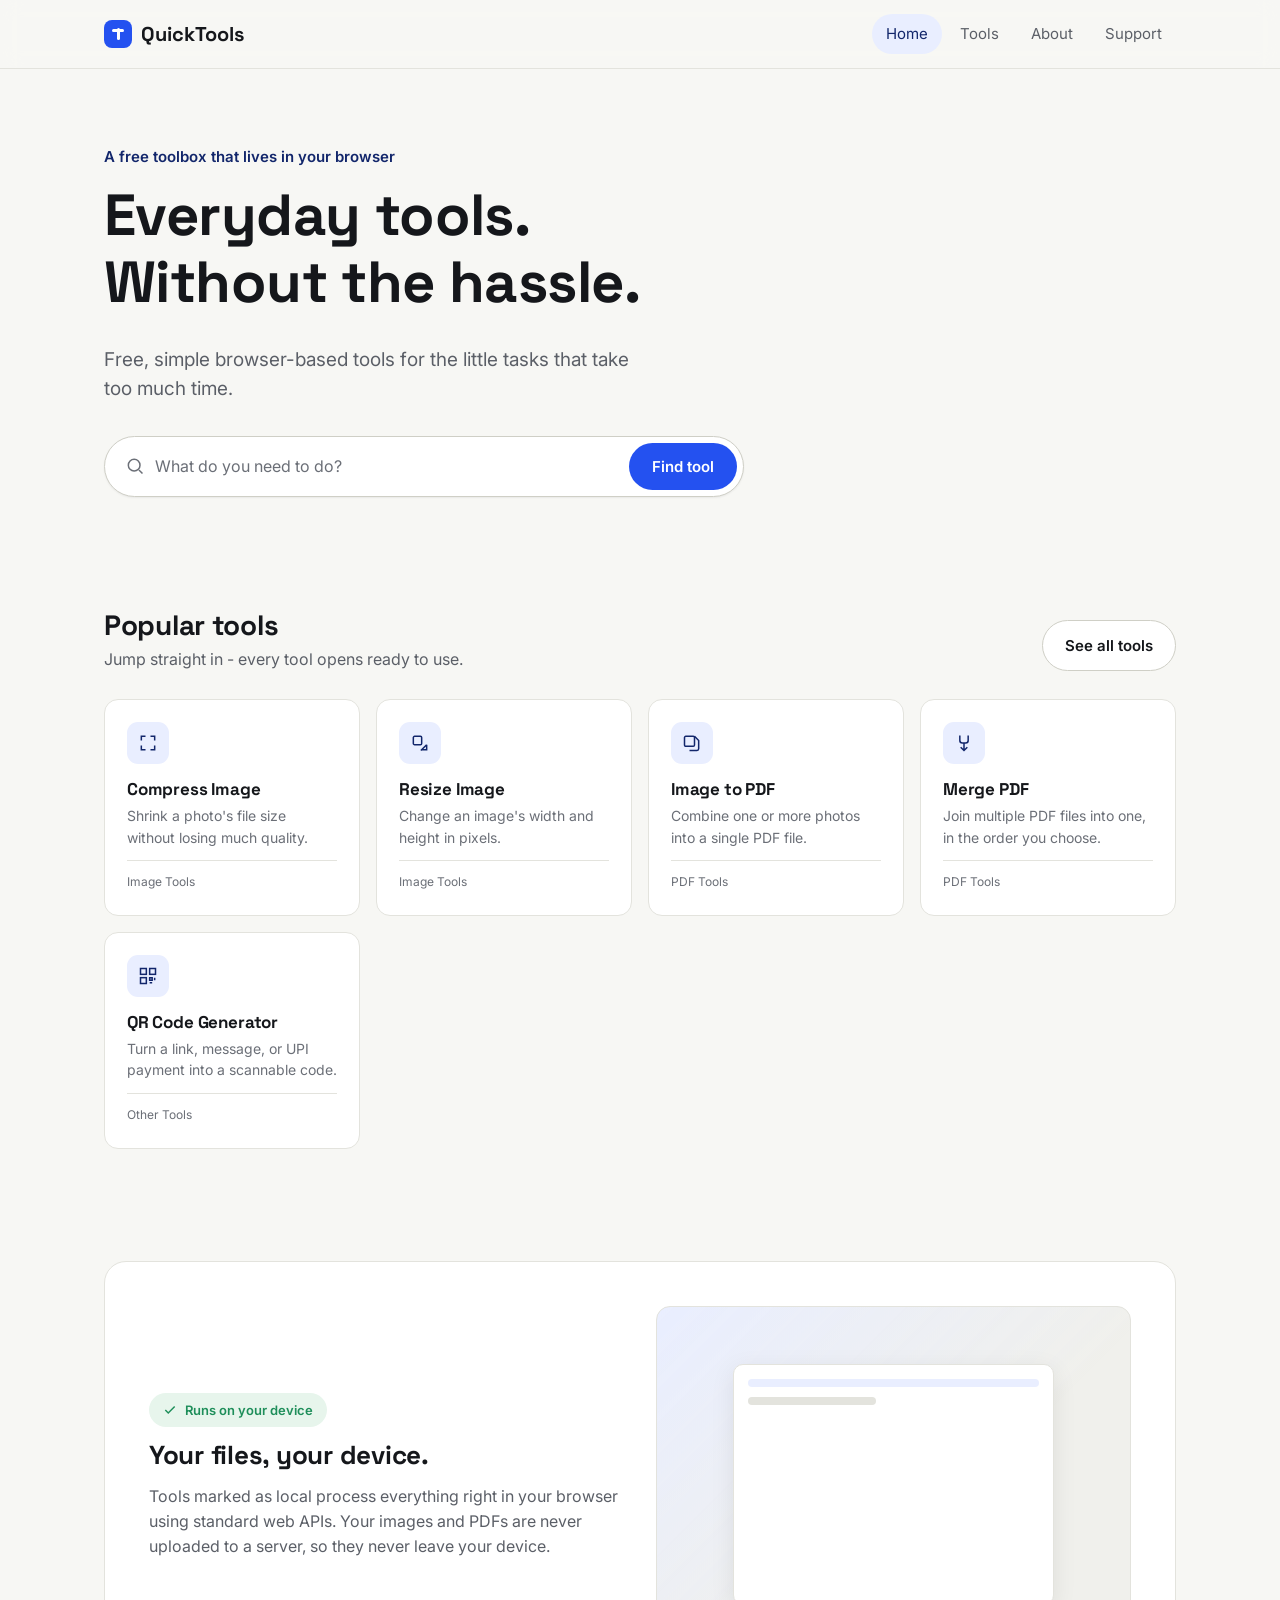
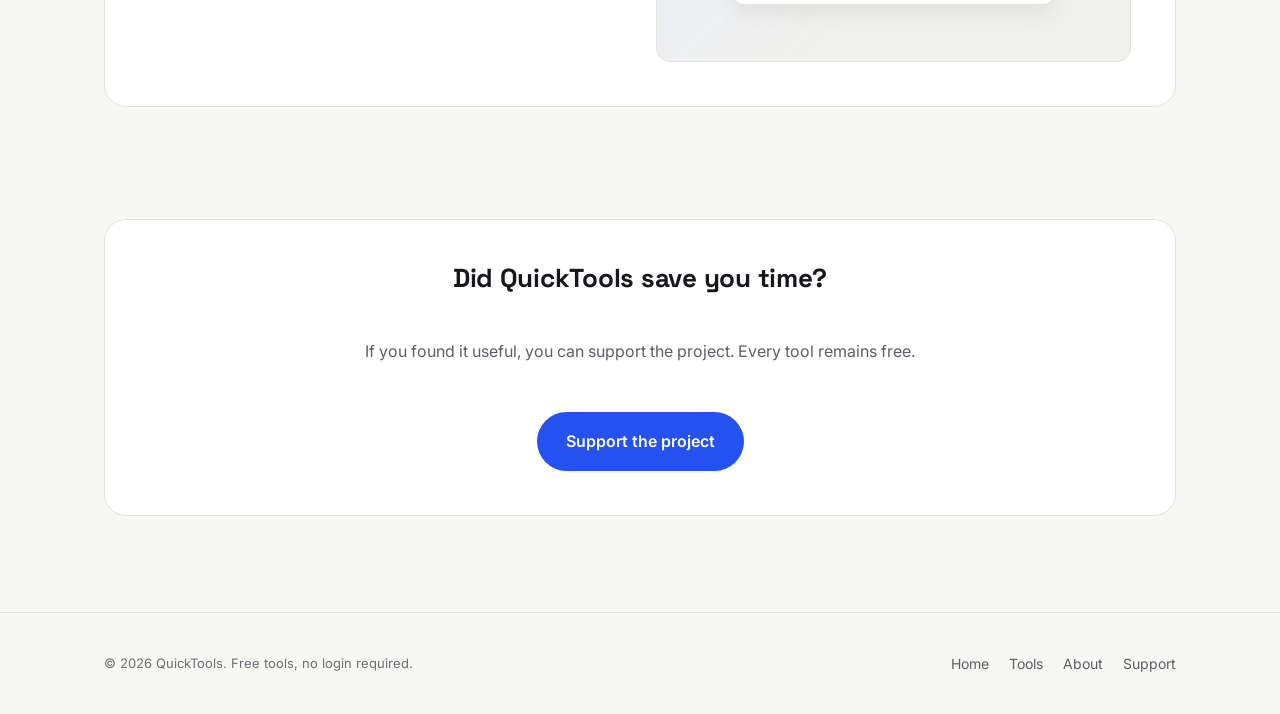
<file: index.html>
<!DOCTYPE html>
<html lang="en">
<head>
<meta charset="UTF-8">
<meta name="viewport" content="width=device-width, initial-scale=1.0">
<meta name="color-scheme" content="light dark">
<title>QuickTools - Everyday tools. Without the hassle.</title>
<meta name="description" content="Free, simple browser-based tools for the little tasks that take too much time. No login, no upload - everything runs on your device.">
<link rel="preconnect" href="https://fonts.googleapis.com">
<link href="https://fonts.googleapis.com/css2?family=Space+Grotesk:wght@500;700&family=Inter:wght@400;500;600;700&display=swap" rel="stylesheet">
<link rel="stylesheet" href="css/style.css">
</head>
<body>

<header class="site-header">
  <div class="wrap">
    <a href="index.html" class="logo">
      <span class="logo-mark" aria-hidden="true"></span>
      QuickTools
    </a>
    <nav class="main-nav" id="mainNav" aria-label="Primary">
      <a href="index.html" aria-current="page">Home</a>
      <a href="tools.html">Tools</a>
      <a href="about.html">About</a>
      <a href="support.html">Support</a>
    </nav>
    <button class="nav-toggle" aria-label="Toggle menu" aria-expanded="false" aria-controls="mainNav">
      <span></span>
    </button>
  </div>
</header>

<main>
  <section class="hero">
    <div class="wrap">
      <div class="hero-eyebrow">A free toolbox that lives in your browser</div>
      <h1>Everyday tools.<br>Without the hassle.</h1>
      <p class="lede">Free, simple browser-based tools for the little tasks that take too much time.</p>

      <form class="search-shell" role="search">
        <div class="search-box">
          <svg width="20" height="20" viewBox="0 0 24 24" fill="none" stroke="currentColor" stroke-width="1.8"><circle cx="11" cy="11" r="7"/><path d="M21 21l-4.3-4.3"/></svg>
          <input type="text" id="heroSearch" placeholder="What do you need to do?" autocomplete="off" aria-label="Search for a tool">
          <button type="submit" class="btn btn-primary">Find tool</button>
        </div>
        <div class="search-results" id="heroSearchResults" role="listbox"></div>
      </form>
    </div>
  </section>

  <section id="popular">
    <div class="wrap">
      <div class="section-head">
        <div>
          <h2>Popular tools</h2>
          <p>Jump straight in - every tool opens ready to use.</p>
        </div>
        <a href="tools.html" class="btn btn-secondary">See all tools</a>
      </div>

      <div class="tool-grid">
        <a class="tool-card" href="tools/compress-image.html">
          <div class="tool-icon"><svg width="20" height="20" viewBox="0 0 24 24" fill="none" stroke="currentColor" stroke-width="1.8"><path d="M4 9V4h5M20 9V4h-5M4 15v5h5M20 15v5h-5"/></svg></div>
          <h3>Compress Image</h3>
          <p>Shrink a photo's file size without losing much quality.</p>
          <span class="tool-cat">Image Tools</span>
        </a>
        <a class="tool-card" href="tools/resize-image.html">
          <div class="tool-icon"><svg width="20" height="20" viewBox="0 0 24 24" fill="none" stroke="currentColor" stroke-width="1.8"><rect x="4" y="4" width="10" height="10" rx="1.5"/><path d="M14 20h6v-6M20 14L13 21"/></svg></div>
          <h3>Resize Image</h3>
          <p>Change an image's width and height in pixels.</p>
          <span class="tool-cat">Image Tools</span>
        </a>
        <a class="tool-card" href="tools/image-to-pdf.html">
          <div class="tool-icon"><svg width="20" height="20" viewBox="0 0 24 24" fill="none" stroke="currentColor" stroke-width="1.8"><rect x="3" y="4" width="12" height="12" rx="1.5"/><path d="M9 21h9a2 2 0 0 0 2-2V9l-5-5"/></svg></div>
          <h3>Image to PDF</h3>
          <p>Combine one or more photos into a single PDF file.</p>
          <span class="tool-cat">PDF Tools</span>
        </a>
        <a class="tool-card" href="tools/merge-pdf.html">
          <div class="tool-icon"><svg width="20" height="20" viewBox="0 0 24 24" fill="none" stroke="currentColor" stroke-width="1.8"><path d="M7 3v6a3 3 0 0 0 3 3h4a3 3 0 0 0 3-3V3M12 12v9M8 17l4 4 4-4"/></svg></div>
          <h3>Merge PDF</h3>
          <p>Join multiple PDF files into one, in the order you choose.</p>
          <span class="tool-cat">PDF Tools</span>
        </a>
        <a class="tool-card" href="tools/qr-generator.html">
          <div class="tool-icon"><svg width="20" height="20" viewBox="0 0 24 24" fill="none" stroke="currentColor" stroke-width="1.8"><rect x="3" y="3" width="7" height="7"/><rect x="14" y="3" width="7" height="7"/><rect x="3" y="14" width="7" height="7"/><path d="M14 14h3v3h-3zM20 14v3M14 20h3M20 20h.01"/></svg></div>
          <h3>QR Code Generator</h3>
          <p>Turn a link, message, or UPI payment into a scannable code.</p>
          <span class="tool-cat">Other Tools</span>
        </a>
      </div>
    </div>
  </section>

  <section>
    <div class="wrap">
      <div class="strip">
        <div>
          <span class="strip-badge">
            <svg width="14" height="14" viewBox="0 0 24 24" fill="none" stroke="currentColor" stroke-width="2.5"><path d="M20 6L9 17l-5-5"/></svg>
            Runs on your device
          </span>
          <h2>Your files, your device.</h2>
          <p>Tools marked as local process everything right in your browser using standard web APIs. Your images and PDFs are never uploaded to a server, so they never leave your device.</p>
        </div>
        <div class="strip-visual" aria-hidden="true"><div class="device"></div></div>
      </div>
    </div>
  </section>

  <section>
    <div class="wrap">
      <div class="strip center">
        <h2>Did QuickTools save you time?</h2>
        <p>If you found it useful, you can support the project. Every tool remains free.</p>
        <a href="support.html" class="btn btn-primary btn-lg">Support the project</a>
      </div>
    </div>
  </section>
</main>

<footer class="site-footer">
  <div class="wrap">
    <div class="copy">© 2026 QuickTools. Free tools, no login required.</div>
    <nav aria-label="Footer">
      <a href="index.html">Home</a>
      <a href="tools.html">Tools</a>
      <a href="about.html">About</a>
      <a href="support.html">Support</a>
    </nav>
  </div>
</footer>

<script src="js/tools-data.js"></script>
<script src="js/main.js"></script>
</body>
</html>
</file>
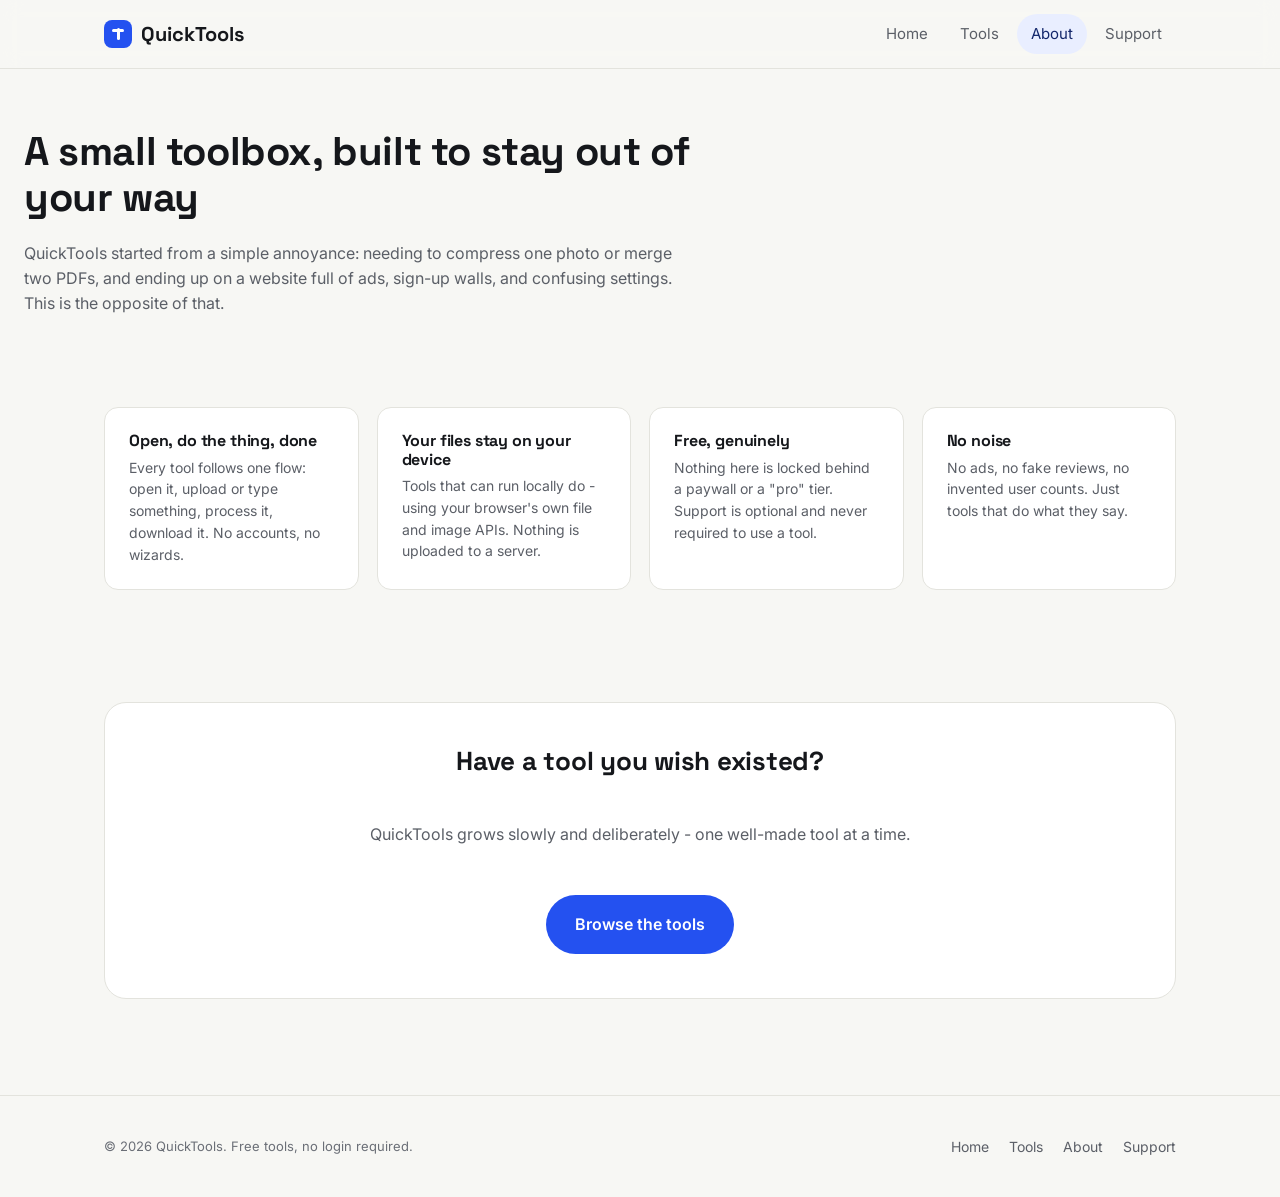
<file: about.html>
<!DOCTYPE html>
<html lang="en">
<head>
<meta charset="UTF-8">
<meta name="viewport" content="width=device-width, initial-scale=1.0">
<meta name="color-scheme" content="light dark">
<title>About - QuickTools</title>
<meta name="description" content="QuickTools is a free collection of simple, browser-based tools for everyday tasks. No login, no uploads, no ads.">
<link rel="preconnect" href="https://fonts.googleapis.com">
<link href="https://fonts.googleapis.com/css2?family=Space+Grotesk:wght@500;700&family=Inter:wght@400;500;600;700&display=swap" rel="stylesheet">
<link rel="stylesheet" href="css/style.css">
</head>
<body>

<header class="site-header">
  <div class="wrap">
    <a href="index.html" class="logo">
      <span class="logo-mark" aria-hidden="true"></span>
      QuickTools
    </a>
    <nav class="main-nav" id="mainNav" aria-label="Primary">
      <a href="index.html">Home</a>
      <a href="tools.html">Tools</a>
      <a href="about.html" aria-current="page">About</a>
      <a href="support.html">Support</a>
    </nav>
    <button class="nav-toggle" aria-label="Toggle menu" aria-expanded="false" aria-controls="mainNav">
      <span></span>
    </button>
  </div>
</header>

<main>
  <section class="about-hero">
    <div class="wrap">
      <h1 style="font-size: clamp(28px, 4vw, 40px);">A small toolbox, built to stay out of your way</h1>
      <p class="lede" style="font-size: 16px;">QuickTools started from a simple annoyance: needing to compress one photo or merge two PDFs, and ending up on a website full of ads, sign-up walls, and confusing settings. This is the opposite of that.</p>
    </div>
  </section>

  <section>
    <div class="wrap">
      <div class="value-grid">
        <div class="value-card">
          <h3>Open, do the thing, done</h3>
          <p>Every tool follows one flow: open it, upload or type something, process it, download it. No accounts, no wizards.</p>
        </div>
        <div class="value-card">
          <h3>Your files stay on your device</h3>
          <p>Tools that can run locally do - using your browser's own file and image APIs. Nothing is uploaded to a server.</p>
        </div>
        <div class="value-card">
          <h3>Free, genuinely</h3>
          <p>Nothing here is locked behind a paywall or a "pro" tier. Support is optional and never required to use a tool.</p>
        </div>
        <div class="value-card">
          <h3>No noise</h3>
          <p>No ads, no fake reviews, no invented user counts. Just tools that do what they say.</p>
        </div>
      </div>
    </div>
  </section>

  <section>
    <div class="wrap">
      <div class="strip center">
        <h2>Have a tool you wish existed?</h2>
        <p>QuickTools grows slowly and deliberately - one well-made tool at a time.</p>
        <a href="tools.html" class="btn btn-primary btn-lg">Browse the tools</a>
      </div>
    </div>
  </section>
</main>

<footer class="site-footer">
  <div class="wrap">
    <div class="copy">© 2026 QuickTools. Free tools, no login required.</div>
    <nav aria-label="Footer">
      <a href="index.html">Home</a>
      <a href="tools.html">Tools</a>
      <a href="about.html">About</a>
      <a href="support.html">Support</a>
    </nav>
  </div>
</footer>

<script src="js/main.js"></script>
</body>
</html>
</file>
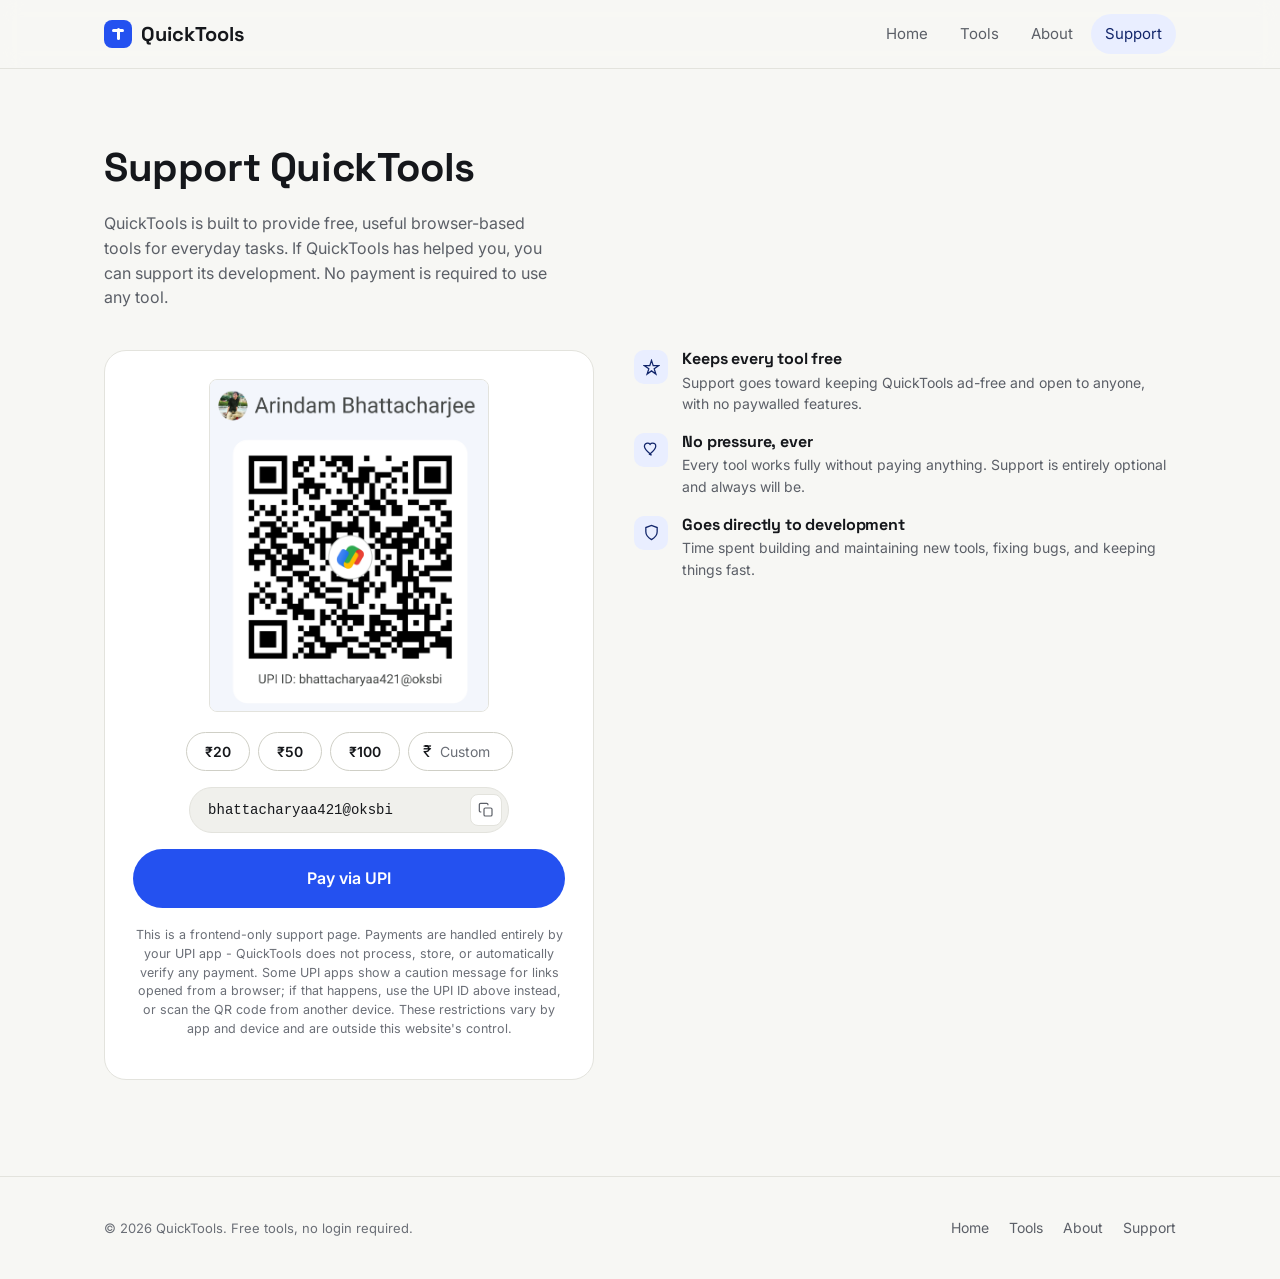
<file: support.html>
<!DOCTYPE html>
<html lang="en">
<head>
<meta charset="UTF-8">
<meta name="viewport" content="width=device-width, initial-scale=1.0">
<meta name="color-scheme" content="light dark">
<title>Support - QuickTools</title>
<meta name="description" content="Support QuickTools development via UPI. No payment is required to use any tool.">
<link rel="preconnect" href="https://fonts.googleapis.com">
<link href="https://fonts.googleapis.com/css2?family=Space+Grotesk:wght@500;700&family=Inter:wght@400;500;600;700&display=swap" rel="stylesheet">
<link rel="stylesheet" href="css/style.css">
</head>
<body>

<header class="site-header">
  <div class="wrap">
    <a href="index.html" class="logo">
      <span class="logo-mark" aria-hidden="true"></span>
      QuickTools
    </a>
    <nav class="main-nav" id="mainNav" aria-label="Primary">
      <a href="index.html">Home</a>
      <a href="tools.html">Tools</a>
      <a href="about.html">About</a>
      <a href="support.html" aria-current="page">Support</a>
    </nav>
    <button class="nav-toggle" aria-label="Toggle menu" aria-expanded="false" aria-controls="mainNav">
      <span></span>
    </button>
  </div>
</header>

<main>
  <section class="hero" style="padding-bottom: 12px;">
    <div class="wrap">
      <h1 style="font-size: clamp(28px, 4vw, 40px);">Support QuickTools</h1>
      <p class="lede" style="font-size: 16px;">QuickTools is built to provide free, useful browser-based tools for everyday tasks. If QuickTools has helped you, you can support its development. No payment is required to use any tool.</p>
    </div>
  </section>

  <section style="padding-top: 12px;">
    <div class="wrap">
      <div class="support-layout">

        <div class="qr-card">
          <img class="qr-img" src="assets/upi-qr.png" alt="UPI QR code for supporting QuickTools" id="qrImage">

          <div class="amount-row" id="amountRow">
            <button class="amount-chip" data-amount="20">₹20</button>
            <button class="amount-chip" data-amount="50">₹50</button>
            <button class="amount-chip" data-amount="100">₹100</button>
            <div class="amount-custom">
              <span aria-hidden="true">₹</span>
              <input type="number" id="customAmount" placeholder="Custom" min="1" aria-label="Custom amount in rupees">
            </div>
          </div>

          <div class="upi-id-row">
            <code id="upiIdText">-</code>
            <button class="icon-btn" id="copyUpiBtn" aria-label="Copy UPI ID" title="Copy UPI ID">
              <svg width="16" height="16" viewBox="0 0 24 24" fill="none" stroke="currentColor" stroke-width="1.8"><rect x="9" y="9" width="12" height="12" rx="2"/><path d="M5 15H4a2 2 0 0 1-2-2V4a2 2 0 0 1 2-2h9a2 2 0 0 1 2 2v1"/></svg>
            </button>
          </div>

          <a class="btn btn-primary btn-block btn-lg" style="margin-top: 16px;" id="payUpiBtn" href="#">Pay via UPI</a>

          <p class="disclaimer-note">This is a frontend-only support page. Payments are handled entirely by your UPI app - QuickTools does not process, store, or automatically verify any payment. Some UPI apps show a caution message for links opened from a browser; if that happens, use the UPI ID above instead, or scan the QR code from another device. These restrictions vary by app and device and are outside this website's control.</p>
        </div>

        <div>
          <div class="why-support-list">
            <div class="why-item">
              <div class="wi-mark"><svg width="17" height="17" viewBox="0 0 24 24" fill="none" stroke="currentColor" stroke-width="1.8"><path d="M12 2l2.4 7.4H22l-6.2 4.5 2.4 7.4L12 16.8l-6.2 4.5 2.4-7.4L2 9.4h7.6z"/></svg></div>
              <div>
                <h3>Keeps every tool free</h3>
                <p>Support goes toward keeping QuickTools ad-free and open to anyone, with no paywalled features.</p>
              </div>
            </div>
            <div class="why-item">
              <div class="wi-mark"><svg width="17" height="17" viewBox="0 0 24 24" fill="none" stroke="currentColor" stroke-width="1.8"><path d="M12 20l-1.4-1.3C5.4 14.2 2 11.1 2 7.3 2 4.9 4 3 6.5 3c1.4 0 2.8.7 3.5 1.7C10.7 3.7 12.1 3 13.5 3 16 3 18 4.9 18 7.3c0 3.8-3.4 6.9-8.6 11.4L12 20z"/></svg></div>
              <div>
                <h3>No pressure, ever</h3>
                <p>Every tool works fully without paying anything. Support is entirely optional and always will be.</p>
              </div>
            </div>
            <div class="why-item">
              <div class="wi-mark"><svg width="17" height="17" viewBox="0 0 24 24" fill="none" stroke="currentColor" stroke-width="1.8"><path d="M12 22s8-4.5 8-11V5l-8-3-8 3v6c0 6.5 8 11 8 11z"/></svg></div>
              <div>
                <h3>Goes directly to development</h3>
                <p>Time spent building and maintaining new tools, fixing bugs, and keeping things fast.</p>
              </div>
            </div>
          </div>
        </div>

      </div>
    </div>
  </section>
</main>

<footer class="site-footer">
  <div class="wrap">
    <div class="copy">© 2026 QuickTools. Free tools, no login required.</div>
    <nav aria-label="Footer">
      <a href="index.html">Home</a>
      <a href="tools.html">Tools</a>
      <a href="about.html">About</a>
      <a href="support.html">Support</a>
    </nav>
  </div>
</footer>

<script src="js/main.js"></script>
<script src="js/support.js"></script>
</body>
</html>
</file>
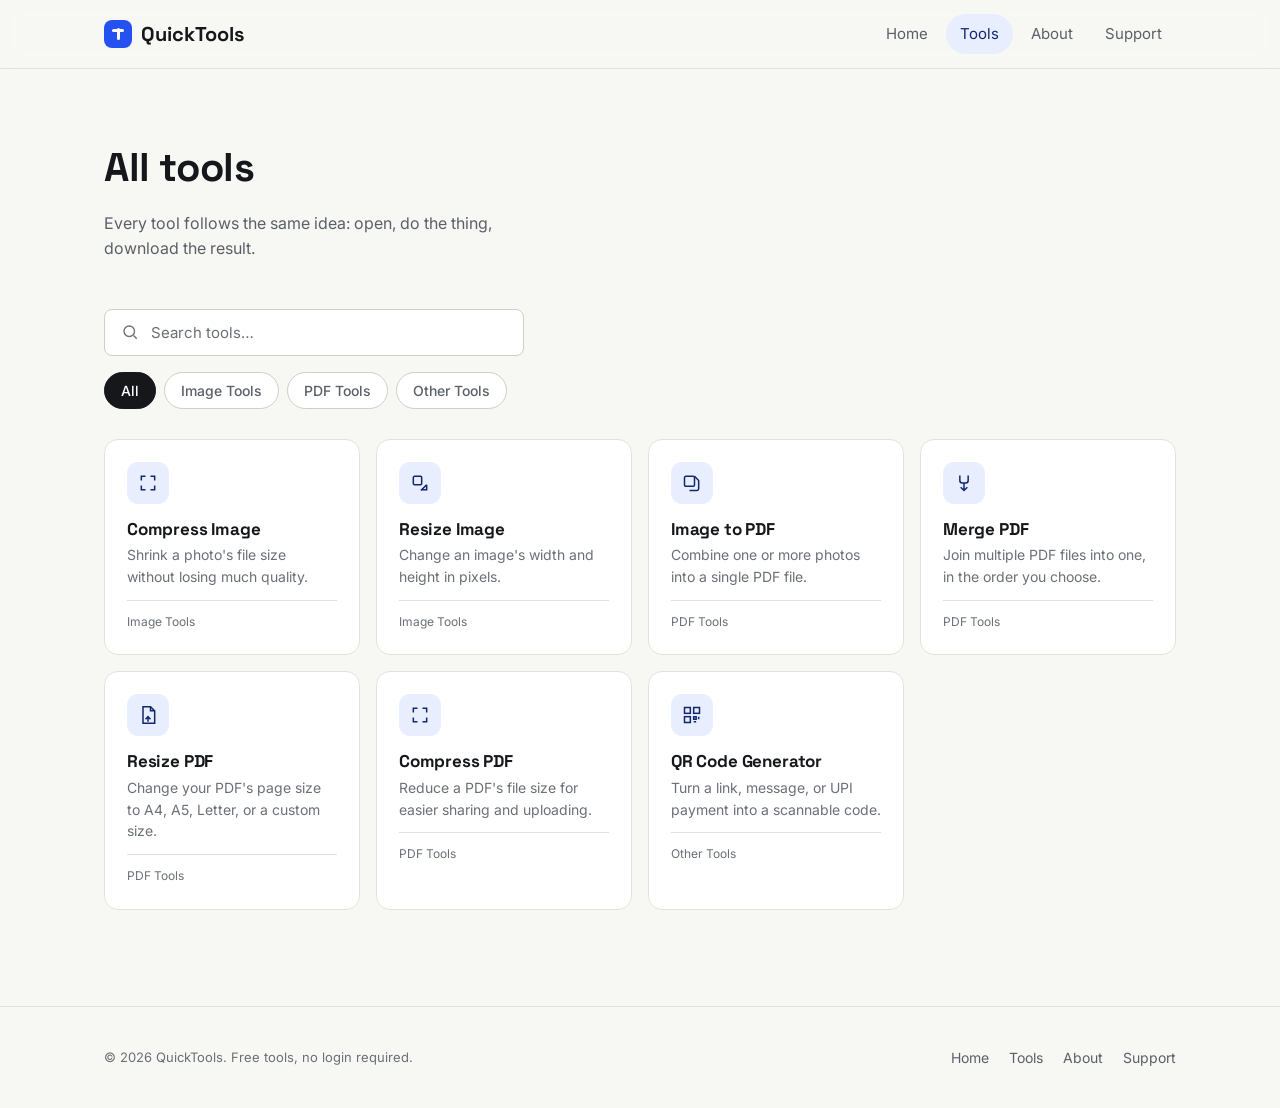
<file: tools.html>
<!DOCTYPE html>
<html lang="en">
<head>
<meta charset="UTF-8">
<meta name="viewport" content="width=device-width, initial-scale=1.0">
<meta name="color-scheme" content="light dark">
<title>All Tools - QuickTools</title>
<meta name="description" content="Browse every QuickTools tool: image compressing, resizing, PDF merging, and more.">
<link rel="preconnect" href="https://fonts.googleapis.com">
<link href="https://fonts.googleapis.com/css2?family=Space+Grotesk:wght@500;700&family=Inter:wght@400;500;600;700&display=swap" rel="stylesheet">
<link rel="stylesheet" href="css/style.css">
</head>
<body>

<header class="site-header">
  <div class="wrap">
    <a href="index.html" class="logo">
      <span class="logo-mark" aria-hidden="true"></span>
      QuickTools
    </a>
    <nav class="main-nav" id="mainNav" aria-label="Primary">
      <a href="index.html">Home</a>
      <a href="tools.html" aria-current="page">Tools</a>
      <a href="about.html">About</a>
      <a href="support.html">Support</a>
    </nav>
    <button class="nav-toggle" aria-label="Toggle menu" aria-expanded="false" aria-controls="mainNav">
      <span></span>
    </button>
  </div>
</header>

<main>
  <section class="hero" style="padding-bottom: 20px;">
    <div class="wrap">
      <h1 style="font-size: clamp(28px, 4vw, 40px);">All tools</h1>
      <p class="lede" style="font-size: 16px;">Every tool follows the same idea: open, do the thing, download the result.</p>
    </div>
  </section>

  <section style="padding-top: 12px;">
    <div class="wrap">
      <div class="directory-controls">
        <div class="dir-search">
          <svg width="18" height="18" viewBox="0 0 24 24" fill="none" stroke="currentColor" stroke-width="1.8"><circle cx="11" cy="11" r="7"/><path d="M21 21l-4.3-4.3"/></svg>
          <input type="text" id="dirSearch" placeholder="Search tools…" autocomplete="off" aria-label="Search tools">
        </div>
        <div class="filter-row" role="group" aria-label="Filter by category">
          <button class="filter-chip active" data-category="all">All</button>
          <button class="filter-chip" data-category="image">Image Tools</button>
          <button class="filter-chip" data-category="pdf">PDF Tools</button>
          <button class="filter-chip" data-category="other">Other Tools</button>
        </div>
      </div>

      <div class="tool-grid" id="directoryGrid"></div>

      <div class="empty-state" id="dirEmpty">
        <div class="glyph"><svg width="24" height="24" viewBox="0 0 24 24" fill="none" stroke="currentColor" stroke-width="1.8"><circle cx="11" cy="11" r="7"/><path d="M21 21l-4.3-4.3"/></svg></div>
        <p>No tools match that search. Try a different word, like “resize” or “merge”.</p>
      </div>
    </div>
  </section>
</main>

<footer class="site-footer">
  <div class="wrap">
    <div class="copy">© 2026 QuickTools. Free tools, no login required.</div>
    <nav aria-label="Footer">
      <a href="index.html">Home</a>
      <a href="tools.html">Tools</a>
      <a href="about.html">About</a>
      <a href="support.html">Support</a>
    </nav>
  </div>
</footer>

<script src="js/tools-data.js"></script>
<script src="js/main.js"></script>
</body>
</html>
</file>
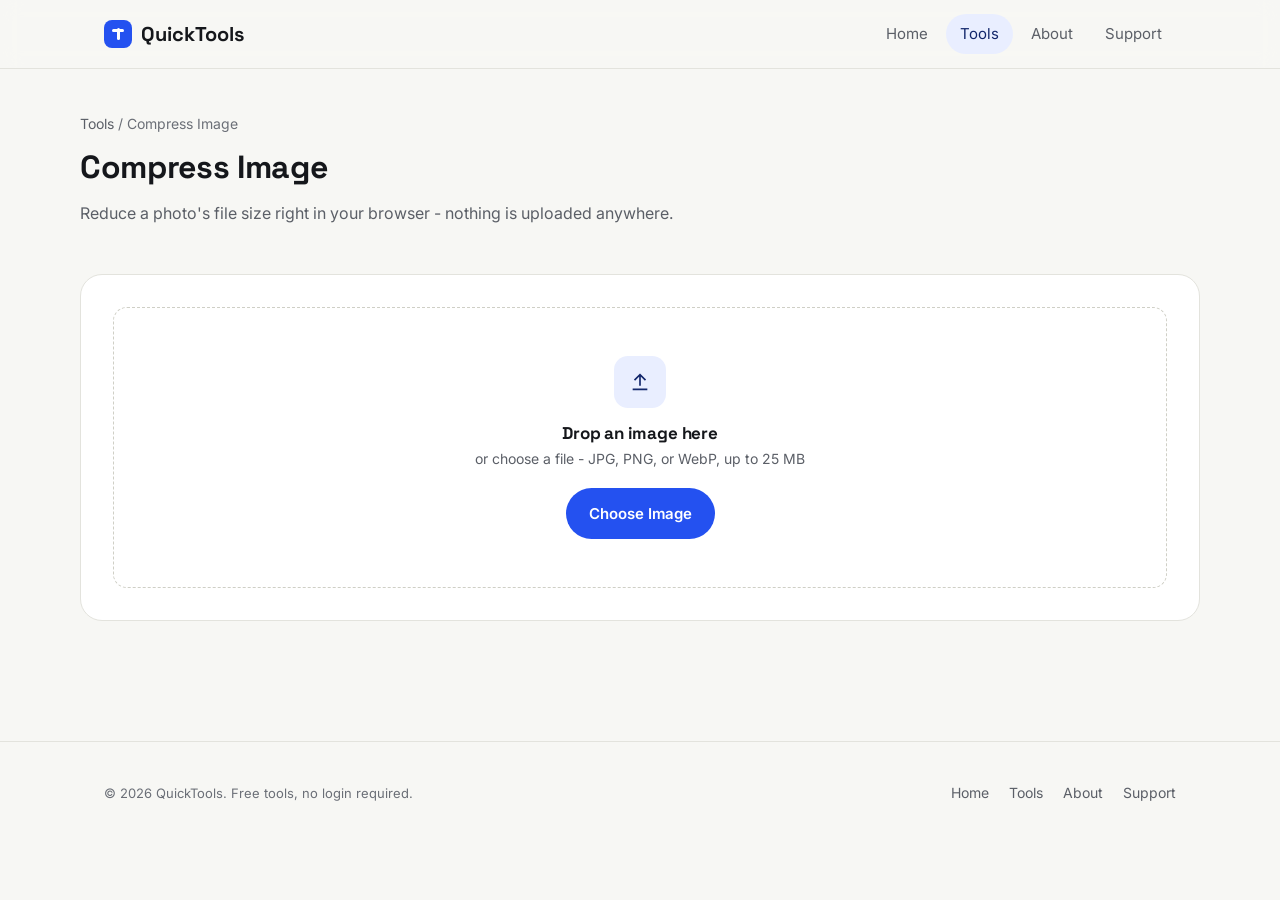
<file: tools/compress-image.html>
<!DOCTYPE html>
<html lang="en">
<head>
<meta charset="UTF-8">
<meta name="viewport" content="width=device-width, initial-scale=1.0">
<meta name="color-scheme" content="light dark">
<title>Compress Image - QuickTools</title>
<meta name="description" content="Shrink a photo's file size without losing much quality. Runs entirely in your browser.">
<link rel="preconnect" href="https://fonts.googleapis.com">
<link href="https://fonts.googleapis.com/css2?family=Space+Grotesk:wght@500;700&family=Inter:wght@400;500;600;700&display=swap" rel="stylesheet">
<link rel="stylesheet" href="../css/style.css">
</head>
<body data-path-prefix="../">

<header class="site-header">
  <div class="wrap">
    <a href="../index.html" class="logo">
      <span class="logo-mark" aria-hidden="true"></span>
      QuickTools
    </a>
    <nav class="main-nav" id="mainNav" aria-label="Primary">
      <a href="../index.html">Home</a>
      <a href="../tools.html" aria-current="page">Tools</a>
      <a href="../about.html">About</a>
      <a href="../support.html">Support</a>
    </nav>
    <button class="nav-toggle" aria-label="Toggle menu" aria-expanded="false" aria-controls="mainNav">
      <span></span>
    </button>
  </div>
</header>

<main>
  <div class="wrap tool-page-header">
    <div class="breadcrumb"><a href="../tools.html">Tools</a> / Compress Image</div>
    <h1>Compress Image</h1>
    <p class="lede">Reduce a photo's file size right in your browser - nothing is uploaded anywhere.</p>
  </div>

  <div class="wrap tool-shell">
    <div class="panel">

      <div class="dropzone" id="dropzone" tabindex="0" role="button" aria-label="Upload an image">
        <div class="dz-icon"><svg width="22" height="22" viewBox="0 0 24 24" fill="none" stroke="currentColor" stroke-width="1.8"><path d="M12 16V4M6 10l6-6 6 6M4 20h16"/></svg></div>
        <h3>Drop an image here</h3>
        <p>or choose a file - JPG, PNG, or WebP, up to 25 MB</p>
        <label class="btn btn-primary" for="fileInput">Choose Image</label>
        <input type="file" id="fileInput" accept="image/jpeg,image/png,image/webp">
      </div>

      <div class="error-banner" id="errorBanner" role="alert"></div>

      <div id="workArea" style="display:none;">
        <div class="preview-compare">
          <div class="preview-box">
            <img id="originalPreview" alt="Original image preview">
            <div class="pb-label"><span>Original</span><strong id="originalSize">-</strong></div>
          </div>
          <div class="preview-box">
            <img id="compressedPreview" alt="Compressed image preview">
            <div class="pb-label"><span>Compressed</span><strong id="compressedSize">-</strong></div>
          </div>
        </div>

        <div class="field-row">
          <div class="field">
            <label for="outputFormat">Save as</label>
            <select id="outputFormat">
              <option value="jpg">JPG</option>
              <option value="webp">WebP</option>
              <option value="png">PNG</option>
            </select>
          </div>
        </div>

        <div class="field-row">
          <div class="range-field">
            <div class="range-top"><span>Image quality</span><span id="qualityValue">75%</span></div>
            <input type="range" id="qualitySlider" min="10" max="95" value="75" step="1">
            <p class="field-note" id="qualityNote">Lower quality means a smaller file.</p>
          </div>
        </div>

        <div class="progress-line" id="progressLine"><span class="spinner"></span> Compressing…</div>

        <div class="result-banner" id="resultBanner">
          <svg width="18" height="18" viewBox="0 0 24 24" fill="none" stroke="currentColor" stroke-width="2.5"><path d="M20 6L9 17l-5-5"/></svg>
          <span><span class="rb-num" id="reductionPct">-</span> smaller</span>
        </div>

        <div class="actions-row">
          <button class="btn btn-primary btn-lg" id="compressBtn">Compress</button>
          <a class="btn btn-secondary btn-lg" id="downloadBtn" download style="display:none;">Download</a>
          <button class="btn btn-ghost" id="resetBtn">Compress another</button>
        </div>
      </div>

    </div>
  </div>
</main>

<footer class="site-footer">
  <div class="wrap">
    <div class="copy">© 2026 QuickTools. Free tools, no login required.</div>
    <nav aria-label="Footer">
      <a href="../index.html">Home</a>
      <a href="../tools.html">Tools</a>
      <a href="../about.html">About</a>
      <a href="../support.html">Support</a>
    </nav>
  </div>
</footer>

<script src="../js/main.js"></script>
<script src="../js/compress-image.js"></script>
</body>
</html>
</file>
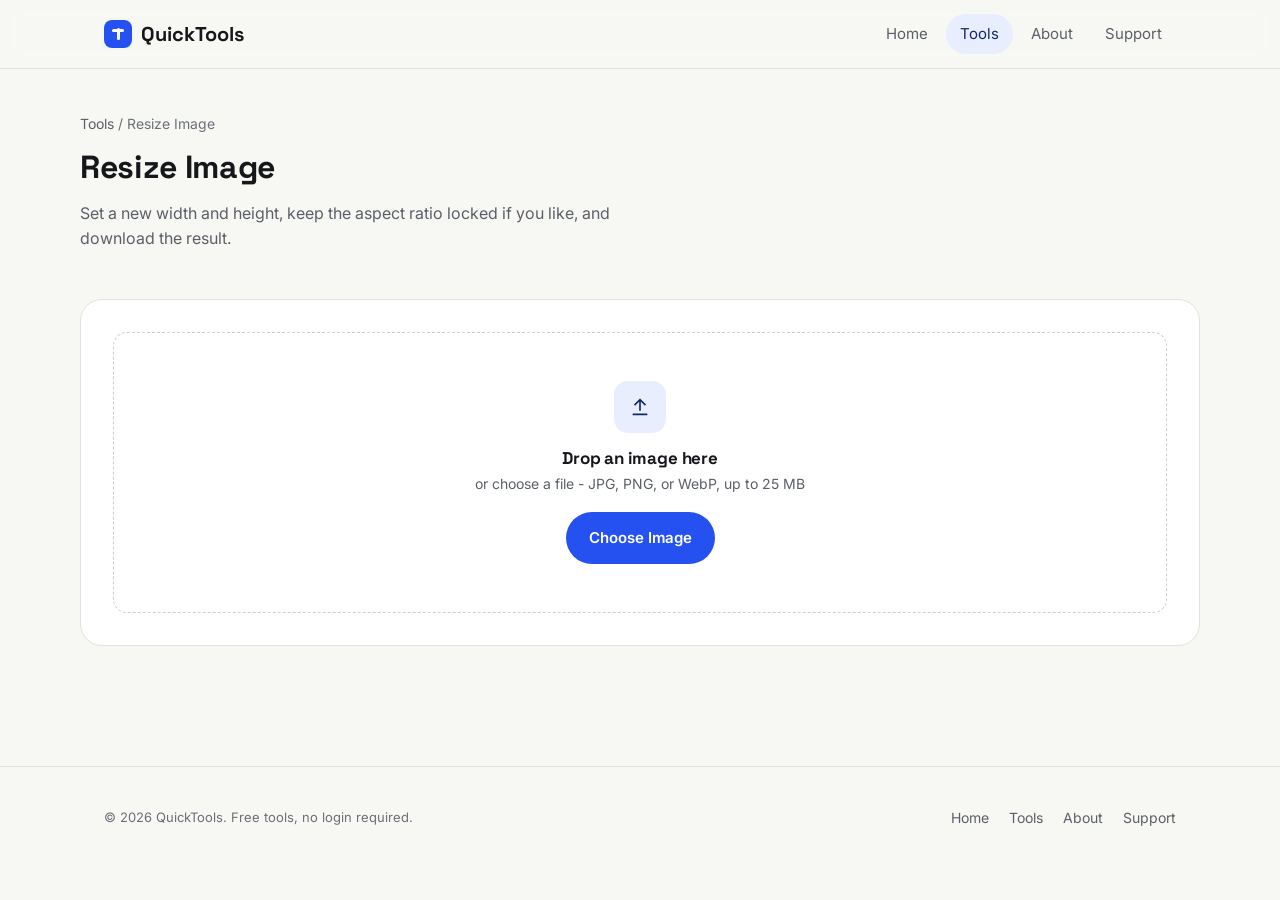
<file: tools/resize-image.html>
<!DOCTYPE html>
<html lang="en">
<head>
<meta charset="UTF-8">
<meta name="viewport" content="width=device-width, initial-scale=1.0">
<meta name="color-scheme" content="light dark">
<title>Resize Image - QuickTools</title>
<meta name="description" content="Change an image's width and height in pixels, right in your browser.">
<link rel="preconnect" href="https://fonts.googleapis.com">
<link href="https://fonts.googleapis.com/css2?family=Space+Grotesk:wght@500;700&family=Inter:wght@400;500;600;700&display=swap" rel="stylesheet">
<link rel="stylesheet" href="../css/style.css">
</head>
<body data-path-prefix="../">

<header class="site-header">
  <div class="wrap">
    <a href="../index.html" class="logo">
      <span class="logo-mark" aria-hidden="true"></span>
      QuickTools
    </a>
    <nav class="main-nav" id="mainNav" aria-label="Primary">
      <a href="../index.html">Home</a>
      <a href="../tools.html" aria-current="page">Tools</a>
      <a href="../about.html">About</a>
      <a href="../support.html">Support</a>
    </nav>
    <button class="nav-toggle" aria-label="Toggle menu" aria-expanded="false" aria-controls="mainNav">
      <span></span>
    </button>
  </div>
</header>

<main>
  <div class="wrap tool-page-header">
    <div class="breadcrumb"><a href="../tools.html">Tools</a> / Resize Image</div>
    <h1>Resize Image</h1>
    <p class="lede">Set a new width and height, keep the aspect ratio locked if you like, and download the result.</p>
  </div>

  <div class="wrap tool-shell">
    <div class="panel">

      <div class="dropzone" id="dropzone" tabindex="0" role="button" aria-label="Upload an image">
        <div class="dz-icon"><svg width="22" height="22" viewBox="0 0 24 24" fill="none" stroke="currentColor" stroke-width="1.8"><path d="M12 16V4M6 10l6-6 6 6M4 20h16"/></svg></div>
        <h3>Drop an image here</h3>
        <p>or choose a file - JPG, PNG, or WebP, up to 25 MB</p>
        <label class="btn btn-primary" for="fileInput">Choose Image</label>
        <input type="file" id="fileInput" accept="image/jpeg,image/png,image/webp">
      </div>

      <div class="error-banner" id="errorBanner" role="alert"></div>

      <div id="workArea" style="display:none;">
        <div class="preview-compare" style="grid-template-columns: 1fr;">
          <div class="preview-box">
            <img id="preview" alt="Image preview">
            <div class="pb-label"><span>Original size</span><strong id="originalDims">-</strong></div>
          </div>
        </div>

        <div class="field-row">
          <div class="field">
            <label for="widthInput">Width (px)</label>
            <input type="number" id="widthInput" min="1">
          </div>
          <div class="field" style="padding-bottom: 11px;">
            <svg width="18" height="18" viewBox="0 0 24 24" fill="none" stroke="currentColor" stroke-width="1.8"><path d="M18 6L6 18M6 6l12 12"/></svg>
          </div>
          <div class="field">
            <label for="heightInput">Height (px)</label>
            <input type="number" id="heightInput" min="1">
          </div>
          <label class="field-inline">
            <input type="checkbox" id="lockAspect" checked>
            Lock aspect ratio
          </label>
        </div>

        <div class="step-title">Presets</div>
        <div class="preset-row" id="presetRow">
          <button class="preset-chip" data-w="1920" data-h="1080">1920 × 1080</button>
          <button class="preset-chip" data-w="1280" data-h="720">1280 × 720</button>
          <button class="preset-chip" data-w="1080" data-h="1080">1080 × 1080</button>
          <button class="preset-chip" data-w="800" data-h="600">800 × 600</button>
          <button class="preset-chip" data-pct="50">50% of original</button>
        </div>

        <div class="progress-line" id="progressLine"><span class="spinner"></span> Resizing…</div>
        <div class="result-banner" id="resultBanner">
          <svg width="18" height="18" viewBox="0 0 24 24" fill="none" stroke="currentColor" stroke-width="2.5"><path d="M20 6L9 17l-5-5"/></svg>
          <span>Resized to <span class="rb-num" id="resultDims">-</span></span>
        </div>

        <div class="actions-row">
          <button class="btn btn-primary btn-lg" id="resizeBtn">Resize</button>
          <a class="btn btn-secondary btn-lg" id="downloadBtn" download style="display:none;">Download</a>
          <button class="btn btn-ghost" id="resetBtn">Start over</button>
        </div>
      </div>

    </div>
  </div>
</main>

<footer class="site-footer">
  <div class="wrap">
    <div class="copy">© 2026 QuickTools. Free tools, no login required.</div>
    <nav aria-label="Footer">
      <a href="../index.html">Home</a>
      <a href="../tools.html">Tools</a>
      <a href="../about.html">About</a>
      <a href="../support.html">Support</a>
    </nav>
  </div>
</footer>

<script src="../js/main.js"></script>
<script src="../js/resize-image.js"></script>
</body>
</html>
</file>
<file: css/style.css>
/* ==========================================================================
   QuickTools - design tokens
   ========================================================================== */

:root {
  color-scheme: light dark;

  /* color */
  --bg: #F7F7F4;
  --surface: #FFFFFF;
  --surface-sunken: #F0F0EC;
  --ink: #15171B;
  --ink-soft: #5B5F67;
  --ink-faint: #6B6F77;
  --border: #E3E3DD;
  --border-strong: #CFCFC6;
  --accent: #2451F0;
  --accent-ink: #12266B;
  --accent-soft: #E9EEFF;
  --good: #1E8E5A;
  --good-soft: #E7F5EC;
  --bad: #C0392B;
  --bad-soft: #FBEAE8;

  /* type */
  --font-display: "Space Grotesk", "Segoe UI", sans-serif;
  --font-body: "Inter", "Segoe UI", sans-serif;

  /* layout */
  --maxw: 1120px;
  --radius-sm: 8px;
  --radius: 14px;
  --radius-lg: 22px;
  --shadow-sm: 0 1px 2px rgba(21, 23, 27, 0.06);
  --shadow: 0 6px 24px rgba(21, 23, 27, 0.08);
}

@media (prefers-color-scheme: dark) {
  :root:not([data-theme="light"]) {
    --bg: #131417;
    --surface: #1B1D21;
    --surface-sunken: #202226;
    --ink: #F1F1EF;
    --ink-soft: #ABAFB6;
    --ink-faint: #75797F;
    --border: #2B2D32;
    --border-strong: #3A3D43;
    --accent: #5C82FF;
    --accent-ink: #DCE4FF;
    --accent-soft: #202744;
    --good: #4CC585;
    --good-soft: #16281F;
    --bad: #E5786A;
    --bad-soft: #2E1917;
  }
}

:root[data-theme="dark"] {
  --bg: #131417;
  --surface: #1B1D21;
  --surface-sunken: #202226;
  --ink: #F1F1EF;
  --ink-soft: #ABAFB6;
  --ink-faint: #75797F;
  --border: #2B2D32;
  --border-strong: #3A3D43;
  --accent: #5C82FF;
  --accent-ink: #DCE4FF;
  --accent-soft: #202744;
  --good: #4CC585;
  --good-soft: #16281F;
  --bad: #E5786A;
  --bad-soft: #2E1917;
}

/* ==========================================================================
   Reset & base
   ========================================================================== */

* { box-sizing: border-box; }
html { -webkit-text-size-adjust: 100%; }

body {
  margin: 0;
  background: var(--bg);
  color: var(--ink);
  font-family: var(--font-body);
  font-size: 16px;
  line-height: 1.55;
  -webkit-font-smoothing: antialiased;
}

img { max-width: 100%; display: block; }

h1, h2, h3, h4 {
  font-family: var(--font-display);
  color: var(--ink);
  line-height: 1.15;
  margin: 0 0 0.5em;
  letter-spacing: -0.01em;
}

p { margin: 0 0 1em; color: var(--ink-soft); }

a { color: inherit; text-decoration: none; }

button, input, select {
  font-family: inherit;
  font-size: inherit;
  color: inherit;
}

:focus-visible {
  outline: 2px solid var(--accent);
  outline-offset: 2px;
  border-radius: 4px;
}

@media (prefers-reduced-motion: reduce) {
  *, *::before, *::after {
    animation-duration: 0.001ms !important;
    transition-duration: 0.001ms !important;
  }
}

.wrap {
  max-width: var(--maxw);
  margin: 0 auto;
  padding: 0 24px;
}

.visually-hidden {
  position: absolute;
  width: 1px; height: 1px;
  overflow: hidden;
  clip: rect(0 0 0 0);
  white-space: nowrap;
}

/* ==========================================================================
   Header / nav
   ========================================================================== */

.site-header {
  position: sticky;
  top: 0;
  z-index: 40;
  border-bottom: 1px solid var(--border);
  /* No backdrop-filter directly on this element: a filter/backdrop-filter
     here would make it the containing block for fixed-position descendants
     (like the mobile .main-nav overlay), breaking full-viewport coverage.
     The blur lives on ::before instead, which has no positioned children. */
}
.site-header::before {
  content: "";
  position: absolute;
  inset: 0;
  z-index: -1;
  background: color-mix(in srgb, var(--bg) 88%, transparent);
  backdrop-filter: blur(10px);
}

.site-header .wrap {
  display: flex;
  align-items: center;
  justify-content: space-between;
  height: 68px;
}

.logo {
  display: flex;
  align-items: center;
  gap: 9px;
  font-family: var(--font-display);
  font-weight: 700;
  font-size: 20px;
  color: var(--ink);
}

.logo-mark {
  width: 28px;
  height: 28px;
  border-radius: 8px;
  background: var(--accent);
  position: relative;
  flex-shrink: 0;
}
.logo-mark::before,
.logo-mark::after {
  content: "";
  position: absolute;
  background: var(--surface);
  border-radius: 2px;
}
.logo-mark::before { width: 12px; height: 3px; top: 9px; left: 8px; }
.logo-mark::after { width: 3px; height: 12px; top: 8px; left: 12.5px; }

.main-nav {
  display: flex;
  align-items: center;
  gap: 4px;
}

.main-nav a {
  padding: 8px 14px;
  border-radius: 999px;
  font-size: 15px;
  color: var(--ink-soft);
  transition: background 0.15s ease, color 0.15s ease;
}
.main-nav a:hover { background: var(--surface-sunken); color: var(--ink); }
.main-nav a[aria-current="page"] { color: var(--accent-ink); background: var(--accent-soft); }

.nav-toggle {
  display: none;
  width: 40px;
  height: 40px;
  border-radius: 10px;
  border: 1px solid var(--border);
  background: var(--surface);
  align-items: center;
  justify-content: center;
  cursor: pointer;
}
.nav-toggle span,
.nav-toggle span::before,
.nav-toggle span::after {
  content: "";
  display: block;
  width: 18px;
  height: 2px;
  background: var(--ink);
  position: relative;
  transition: transform 0.2s ease, opacity 0.2s ease;
}
.nav-toggle span::before { position: absolute; top: -6px; }
.nav-toggle span::after { position: absolute; top: 6px; }

@media (max-width: 760px) {
  .main-nav {
    position: fixed;
    inset: 68px 0 0 0;
    z-index: 39;
    background: var(--bg);
    flex-direction: column;
    align-items: stretch;
    gap: 0;
    padding: 12px 20px;
    overflow-y: auto;
    transform: translateY(-8px);
    opacity: 0;
    pointer-events: none;
    transition: opacity 0.18s ease, transform 0.18s ease;
    border-top: 1px solid var(--border);
  }
  .main-nav.open {
    opacity: 1;
    transform: translateY(0);
    pointer-events: auto;
  }
  .main-nav a {
    padding: 16px 8px;
    border-bottom: 1px solid var(--border);
    border-radius: 0;
    font-size: 17px;
  }
  .nav-toggle { display: flex; }
  .nav-toggle[aria-expanded="true"] span { background: transparent; }
  .nav-toggle[aria-expanded="true"] span::before { transform: rotate(45deg) translate(4px, 5px); }
  .nav-toggle[aria-expanded="true"] span::after { transform: rotate(-45deg) translate(4px, -5px); }
}

/* ==========================================================================
   Buttons
   ========================================================================== */

.btn {
  display: inline-flex;
  align-items: center;
  justify-content: center;
  gap: 8px;
  padding: 13px 22px;
  border-radius: 999px;
  border: 1px solid transparent;
  font-weight: 600;
  font-size: 15px;
  cursor: pointer;
  transition: transform 0.12s ease, background 0.15s ease, border-color 0.15s ease;
  white-space: nowrap;
}
.btn:active { transform: scale(0.98); }

.btn-primary {
  background: var(--accent);
  color: #fff;
}
.btn-primary:hover { background: var(--accent-ink); }
.btn-primary:disabled {
  background: var(--border-strong);
  color: var(--ink-faint);
  cursor: not-allowed;
  transform: none;
}

.btn-secondary {
  background: var(--surface);
  border-color: var(--border-strong);
  color: var(--ink);
}
.btn-secondary:hover { background: var(--surface-sunken); }

.btn-ghost {
  background: transparent;
  color: var(--ink-soft);
}
.btn-ghost:hover { color: var(--ink); background: var(--surface-sunken); }

.btn-block { width: 100%; }
.btn-lg { padding: 16px 28px; font-size: 16px; }

/* ==========================================================================
   Hero
   ========================================================================== */

.hero {
  padding: 76px 0 56px;
}
.hero-eyebrow {
  font-size: 15px;
  color: var(--accent-ink);
  font-weight: 600;
  margin-bottom: 14px;
}
.hero h1 {
  font-size: clamp(36px, 6vw, 58px);
  max-width: 15ch;
}
.hero .lede {
  font-size: 19px;
  max-width: 46ch;
  margin-top: 14px;
}

.search-shell {
  margin-top: 32px;
  max-width: 640px;
}
.search-box {
  display: flex;
  align-items: center;
  gap: 10px;
  background: var(--surface);
  border: 1.5px solid var(--border-strong);
  border-radius: 999px;
  padding: 6px 6px 6px 20px;
  box-shadow: var(--shadow-sm);
  transition: border-color 0.15s ease, box-shadow 0.15s ease;
}
.search-box:focus-within {
  border-color: var(--accent);
  box-shadow: 0 0 0 4px var(--accent-soft);
}
.search-box svg { flex-shrink: 0; color: var(--ink-faint); }
.search-box input {
  border: none;
  outline: none;
  background: transparent;
  color: var(--ink);
  flex: 1;
  padding: 12px 0;
  font-size: 16px;
}
.search-box input::placeholder { color: var(--ink-faint); }
.search-box .btn { flex-shrink: 0; }

.search-results {
  margin-top: 10px;
  background: var(--surface);
  border: 1px solid var(--border);
  border-radius: var(--radius);
  overflow: hidden;
  box-shadow: var(--shadow);
  display: none;
}
.search-results.open { display: block; }
.search-results a {
  display: flex;
  align-items: center;
  gap: 12px;
  padding: 14px 18px;
  border-bottom: 1px solid var(--border);
  font-size: 15px;
}
.search-results a:last-child { border-bottom: none; }
.search-results a:hover { background: var(--surface-sunken); }
.search-results .sr-name { font-weight: 600; }
.search-results .sr-desc { color: var(--ink-faint); font-size: 13px; }
.search-results .empty { padding: 18px; color: var(--ink-faint); font-size: 14px; }

@media (max-width: 460px) {
  .search-box {
    flex-wrap: wrap;
    border-radius: 20px;
    padding: 14px 14px 14px 18px;
  }
  .search-box input { width: 100%; flex: 1 1 100%; padding: 6px 0; }
  .search-box .btn { flex: 1 1 100%; margin-top: 8px; }
}

/* ==========================================================================
   Sections
   ========================================================================== */

section { padding: 56px 0; }
.section-head {
  display: flex;
  align-items: flex-end;
  justify-content: space-between;
  gap: 20px;
  margin-bottom: 28px;
  flex-wrap: wrap;
}
.section-head h2 { font-size: 28px; margin: 0; }
.section-head p { margin: 6px 0 0; }

/* ==========================================================================
   Tool cards
   ========================================================================== */

.tool-grid {
  display: grid;
  grid-template-columns: repeat(auto-fill, minmax(240px, 1fr));
  gap: 16px;
}

.tool-card {
  display: block;
  background: var(--surface);
  border: 1px solid var(--border);
  border-radius: var(--radius);
  padding: 22px;
  transition: border-color 0.15s ease, transform 0.15s ease, box-shadow 0.15s ease;
}
.tool-card:hover {
  border-color: var(--border-strong);
  transform: translateY(-2px);
  box-shadow: var(--shadow);
}
.tool-icon {
  width: 42px;
  height: 42px;
  border-radius: 11px;
  background: var(--accent-soft);
  color: var(--accent-ink);
  display: flex;
  align-items: center;
  justify-content: center;
  margin-bottom: 16px;
}
.tool-card h3 {
  font-size: 17px;
  margin-bottom: 5px;
}
.tool-card p {
  font-size: 14px;
  margin: 0;
  color: var(--ink-faint);
}
.tool-card .tool-cat {
  display: inline-block;
  margin-top: 12px;
  font-size: 12px;
  color: var(--ink-faint);
  border-top: 1px solid var(--border);
  padding-top: 12px;
  width: 100%;
}

/* ==========================================================================
   Privacy / support strips
   ========================================================================== */

.strip {
  background: var(--surface);
  border: 1px solid var(--border);
  border-radius: var(--radius-lg);
  padding: 44px;
  display: grid;
  grid-template-columns: 1fr 1fr;
  gap: 32px;
  align-items: center;
}
.strip.center { grid-template-columns: 1fr; text-align: center; justify-items: center; }
.strip h2 { font-size: 26px; }
.strip-badge {
  display: inline-flex;
  align-items: center;
  gap: 8px;
  background: var(--good-soft);
  color: var(--good);
  font-size: 13px;
  font-weight: 600;
  padding: 7px 14px;
  border-radius: 999px;
  margin-bottom: 14px;
}
.strip-visual {
  aspect-ratio: 4/3;
  border-radius: var(--radius);
  background:
    linear-gradient(135deg, var(--accent-soft), transparent 60%),
    var(--surface-sunken);
  border: 1px solid var(--border);
  position: relative;
  overflow: hidden;
}
.strip-visual .device {
  position: absolute;
  inset: 16%;
  background: var(--surface);
  border: 1px solid var(--border);
  border-radius: 10px;
  box-shadow: var(--shadow);
}
.strip-visual .device::before {
  content: "";
  position: absolute;
  top: 14px; left: 14px; right: 14px;
  height: 8px;
  border-radius: 4px;
  background: var(--accent-soft);
}
.strip-visual .device::after {
  content: "";
  position: absolute;
  top: 32px; left: 14px;
  width: 40%; height: 8px;
  border-radius: 4px;
  background: var(--border);
}

@media (max-width: 760px) {
  .strip { grid-template-columns: 1fr; padding: 28px; }
}

/* ==========================================================================
   Footer
   ========================================================================== */

.site-footer {
  border-top: 1px solid var(--border);
  padding: 40px 0;
  margin-top: 40px;
}
.site-footer .wrap {
  display: flex;
  align-items: center;
  justify-content: space-between;
  gap: 16px;
  flex-wrap: wrap;
}
.site-footer nav { display: flex; gap: 20px; }
.site-footer nav a { color: var(--ink-soft); font-size: 14px; }
.site-footer nav a:hover { color: var(--ink); }
.site-footer .copy { color: var(--ink-faint); font-size: 13px; }

/* ==========================================================================
   Tools directory page
   ========================================================================== */

.directory-controls {
  display: flex;
  flex-direction: column;
  gap: 16px;
  margin-bottom: 30px;
}
.filter-row {
  display: flex;
  gap: 8px;
  flex-wrap: wrap;
}
.filter-chip {
  padding: 9px 16px;
  border-radius: 999px;
  border: 1px solid var(--border-strong);
  background: var(--surface);
  font-size: 14px;
  font-weight: 500;
  cursor: pointer;
  color: var(--ink-soft);
  transition: all 0.15s ease;
}
.filter-chip:hover { border-color: var(--accent); }
.filter-chip.active {
  background: var(--ink);
  border-color: var(--ink);
  color: var(--surface);
}
.dir-search {
  display: flex;
  align-items: center;
  gap: 10px;
  background: var(--surface);
  border: 1px solid var(--border-strong);
  border-radius: var(--radius-sm);
  padding: 12px 16px;
  max-width: 420px;
}
.dir-search svg { color: var(--ink-faint); flex-shrink: 0; }
.dir-search input {
  border: none; outline: none; background: transparent; color: var(--ink); flex: 1; font-size: 15px;
}
.dir-search input::placeholder { color: var(--ink-faint); }

.empty-state {
  text-align: center;
  padding: 60px 20px;
  color: var(--ink-faint);
  display: none;
}
.empty-state.show { display: block; }
.empty-state .glyph {
  width: 52px; height: 52px;
  margin: 0 auto 16px;
  border-radius: 14px;
  background: var(--surface-sunken);
  display: flex; align-items: center; justify-content: center;
  color: var(--ink-faint);
}

/* ==========================================================================
   Tool page layout
   ========================================================================== */

.tool-page-header {
  padding: 44px 0 8px;
}
.breadcrumb {
  font-size: 14px;
  color: var(--ink-faint);
  margin-bottom: 14px;
}
.breadcrumb a { color: var(--ink-soft); }
.breadcrumb a:hover { color: var(--accent-ink); }
.tool-page-header h1 { font-size: 32px; }
.tool-page-header .lede { color: var(--ink-soft); max-width: 60ch; }

.tool-shell {
  padding: 24px 0 80px;
}

.panel {
  background: var(--surface);
  border: 1px solid var(--border);
  border-radius: var(--radius-lg);
  padding: 32px;
}

@media (max-width: 640px) {
  .panel { padding: 20px; border-radius: var(--radius); }
}

.dropzone {
  border: 1.5px dashed var(--border-strong);
  border-radius: var(--radius);
  padding: 48px 24px;
  text-align: center;
  cursor: pointer;
  transition: border-color 0.15s ease, background 0.15s ease;
}
.dropzone:hover, .dropzone.drag { border-color: var(--accent); background: var(--accent-soft); }
.dropzone .dz-icon {
  width: 52px; height: 52px;
  margin: 0 auto 16px;
  border-radius: 14px;
  background: var(--accent-soft);
  color: var(--accent-ink);
  display: flex; align-items: center; justify-content: center;
}
.dropzone h3 { font-size: 17px; margin-bottom: 4px; }
.dropzone p { font-size: 14px; margin-bottom: 18px; }
.dropzone input[type="file"] { display: none; }

.step-title {
  font-size: 13px;
  font-weight: 600;
  color: var(--ink-faint);
  margin-bottom: 12px;
}

.file-list {
  display: flex;
  flex-direction: column;
  gap: 8px;
  margin: 18px 0;
}
.file-row {
  display: flex;
  align-items: center;
  gap: 12px;
  padding: 10px 12px;
  border: 1px solid var(--border);
  border-radius: var(--radius-sm);
  background: var(--surface-sunken);
}
.file-row .thumb {
  width: 40px; height: 40px;
  border-radius: 8px;
  object-fit: cover;
  flex-shrink: 0;
  background: var(--surface);
  border: 1px solid var(--border);
}
.file-row .fmeta { flex: 1; min-width: 0; }
.file-row .fname {
  font-size: 14px; font-weight: 500;
  white-space: nowrap; overflow: hidden; text-overflow: ellipsis;
}
.file-row .fsize { font-size: 12px; color: var(--ink-faint); }
.file-row .fbtns { display: flex; gap: 4px; flex-shrink: 0; }
.icon-btn {
  width: 32px; height: 32px;
  border-radius: 8px;
  border: 1px solid var(--border);
  background: var(--surface);
  display: flex; align-items: center; justify-content: center;
  cursor: pointer;
  color: var(--ink-soft);
  transition: background 0.15s ease;
}
.icon-btn:hover { background: var(--bg); color: var(--ink); }

.preview-compare {
  display: grid;
  grid-template-columns: 1fr 1fr;
  gap: 16px;
  margin: 20px 0;
}
.preview-box {
  border: 1px solid var(--border);
  border-radius: var(--radius);
  overflow: hidden;
  background: var(--surface-sunken);
}
.preview-box img {
  width: 100%;
  height: 220px;
  object-fit: contain;
  background:
    repeating-conic-gradient(var(--bg) 0% 25%, transparent 0% 50%) 50% / 16px 16px;
}
.preview-box .pb-label {
  display: flex;
  justify-content: space-between;
  padding: 10px 14px;
  font-size: 13px;
  border-top: 1px solid var(--border);
  background: var(--surface);
}
.preview-box .pb-label strong { color: var(--ink); }
@media (max-width: 640px) {
  .preview-compare { grid-template-columns: 1fr; }
}

.field-row {
  display: flex;
  gap: 16px;
  align-items: flex-end;
  flex-wrap: wrap;
  margin: 18px 0;
}
.field {
  display: flex;
  flex-direction: column;
  gap: 6px;
}
.field label {
  font-size: 13px;
  font-weight: 600;
  color: var(--ink-soft);
}
.field input[type="number"],
.field input[type="text"],
.field input[type="url"],
.field select,
.field textarea {
  border: 1px solid var(--border-strong);
  border-radius: var(--radius-sm);
  padding: 11px 13px;
  font-size: 15px;
  background: var(--surface);
  color: var(--ink);
  min-width: 0;
}
.field input::placeholder,
.field textarea::placeholder {
  color: var(--ink-faint);
  opacity: 1;
}
.field input:disabled,
.field select:disabled,
.field textarea:disabled {
  color: var(--ink-faint);
  background: var(--surface-sunken);
  cursor: not-allowed;
}
.field input:-webkit-autofill,
.field input:-webkit-autofill:hover,
.field input:-webkit-autofill:focus {
  -webkit-text-fill-color: var(--ink);
  box-shadow: 0 0 0 1000px var(--surface) inset;
  transition: background-color 9999s ease-in-out 0s;
}
.field input:focus, .field select:focus, .field textarea:focus {
  border-color: var(--accent);
  outline: none;
  box-shadow: 0 0 0 3px var(--accent-soft);
}
.field-inline {
  display: flex;
  align-items: center;
  gap: 8px;
  font-size: 14px;
  color: var(--ink-soft);
  cursor: pointer;
}

.range-field { flex: 1; min-width: 220px; }
.range-field input[type="range"] {
  width: 100%;
  accent-color: var(--accent);
}
.range-field input[type="range"]:disabled {
  opacity: 0.45;
  cursor: not-allowed;
}
.field-note {
  font-size: 12.5px;
  color: var(--ink-faint);
  margin: 6px 0 0;
}
.range-field .range-top {
  display: flex;
  justify-content: space-between;
  font-size: 13px;
  color: var(--ink-soft);
  margin-bottom: 6px;
}

.preset-row {
  display: flex;
  gap: 8px;
  flex-wrap: wrap;
}
.preset-chip {
  padding: 7px 13px;
  border-radius: 999px;
  border: 1px solid var(--border-strong);
  background: var(--surface);
  font-size: 13px;
  cursor: pointer;
  color: var(--ink-soft);
}
.preset-chip:hover, .preset-chip.active { border-color: var(--accent); color: var(--accent-ink); background: var(--accent-soft); }

details.more-options {
  margin: 18px 0;
  border: 1px solid var(--border);
  border-radius: var(--radius-sm);
  padding: 4px 16px;
}
details.more-options summary {
  cursor: pointer;
  padding: 12px 0;
  font-size: 14px;
  font-weight: 600;
  color: var(--ink-soft);
  list-style: none;
  display: flex;
  align-items: center;
  gap: 8px;
}
details.more-options summary::-webkit-details-marker { display: none; }
details.more-options summary::before {
  content: "";
  width: 8px; height: 8px;
  border-right: 2px solid var(--ink-faint);
  border-bottom: 2px solid var(--ink-faint);
  transform: rotate(-45deg);
  transition: transform 0.15s ease;
}
details.more-options[open] summary::before { transform: rotate(45deg); }
details.more-options .more-body { padding-bottom: 16px; }

.actions-row {
  display: flex;
  gap: 12px;
  margin-top: 22px;
  flex-wrap: wrap;
}

.result-banner {
  display: none;
  align-items: center;
  gap: 14px;
  background: var(--good-soft);
  color: var(--good);
  border-radius: var(--radius-sm);
  padding: 14px 18px;
  font-size: 14px;
  font-weight: 500;
  margin: 18px 0;
}
.result-banner.show { display: flex; }
.result-banner .rb-num { font-family: var(--font-display); font-size: 18px; font-weight: 700; }

.error-banner {
  display: none;
  align-items: center;
  gap: 12px;
  background: var(--bad-soft);
  color: var(--bad);
  border-radius: var(--radius-sm);
  padding: 14px 18px;
  font-size: 14px;
  margin: 18px 0;
}
.error-banner.show { display: flex; }

.info-banner {
  display: none;
  align-items: center;
  gap: 14px;
  background: var(--accent-soft);
  color: var(--accent-ink);
  border-radius: var(--radius-sm);
  padding: 14px 18px;
  font-size: 14px;
  margin: 18px 0;
}
.info-banner.show { display: flex; }

.progress-line {
  display: none;
  align-items: center;
  gap: 12px;
  padding: 14px 0;
  font-size: 14px;
  color: var(--ink-soft);
}
.progress-line.show { display: flex; }
.spinner {
  width: 18px; height: 18px;
  border: 2px solid var(--border);
  border-top-color: var(--accent);
  border-radius: 50%;
  animation: spin 0.7s linear infinite;
  flex-shrink: 0;
}
@keyframes spin { to { transform: rotate(360deg); } }

.reorder-hint {
  font-size: 13px;
  color: var(--ink-faint);
  margin-top: -8px;
  margin-bottom: 14px;
}

.qr-layout {
  display: grid;
  grid-template-columns: 1.1fr 0.9fr;
  gap: 32px;
}
@media (max-width: 760px) {
  .qr-layout { grid-template-columns: 1fr; }
}
.qr-preview-wrap {
  display: flex;
  flex-direction: column;
  align-items: center;
  justify-content: center;
  background: var(--surface-sunken);
  border: 1px solid var(--border);
  border-radius: var(--radius);
  padding: 32px;
  gap: 18px;
  min-height: 320px;
}
#qrCanvasHost {
  background: #fff;
  padding: 16px;
  border-radius: 12px;
  box-shadow: var(--shadow-sm);
}
.tab-row {
  display: flex;
  gap: 6px;
  background: var(--surface-sunken);
  border-radius: 999px;
  padding: 4px;
  margin-bottom: 20px;
  width: fit-content;
}
.tab-btn {
  padding: 9px 18px;
  border-radius: 999px;
  border: none;
  background: transparent;
  font-size: 14px;
  font-weight: 600;
  color: var(--ink-soft);
  cursor: pointer;
}
.tab-btn.active { background: var(--surface); color: var(--ink); box-shadow: var(--shadow-sm); }
.tab-panel { display: none; }
.tab-panel.active { display: block; }

/* ==========================================================================
   Support page
   ========================================================================== */

.support-layout {
  display: grid;
  grid-template-columns: 0.95fr 1.05fr;
  gap: 40px;
  align-items: start;
}
@media (max-width: 820px) {
  .support-layout { grid-template-columns: 1fr; }
}
.qr-card {
  background: var(--surface);
  border: 1px solid var(--border);
  border-radius: var(--radius-lg);
  padding: 28px;
  text-align: center;
}
.qr-card img.qr-img {
  width: 100%;
  max-width: 280px;
  margin: 0 auto 18px;
  border-radius: var(--radius-sm);
  border: 1px solid var(--border);
}
.upi-id-row {
  display: flex;
  align-items: center;
  gap: 8px;
  background: var(--surface-sunken);
  border: 1px solid var(--border);
  border-radius: 999px;
  padding: 6px 6px 6px 18px;
  justify-content: space-between;
  margin: 16px auto 0;
  max-width: 320px;
}
.upi-id-row code { font-size: 14px; color: var(--ink); }
.amount-row {
  display: flex;
  gap: 8px;
  justify-content: center;
  flex-wrap: wrap;
  margin: 20px 0 14px;
}
.amount-chip {
  padding: 10px 18px;
  border-radius: 999px;
  border: 1px solid var(--border-strong);
  background: var(--surface);
  font-weight: 600;
  cursor: pointer;
  font-size: 14px;
}
.amount-chip.active { background: var(--accent); border-color: var(--accent); color: #fff; }
.amount-custom {
  display: flex;
  align-items: center;
  gap: 6px;
  border: 1px solid var(--border-strong);
  border-radius: 999px;
  padding: 4px 4px 4px 14px;
}
.amount-custom input {
  border: none; outline: none; width: 70px; font-size: 14px; background: transparent; color: var(--ink);
}
.amount-custom input::placeholder { color: var(--ink-faint); }
.disclaimer-note {
  font-size: 12.5px;
  color: var(--ink-faint);
  margin-top: 18px;
  line-height: 1.5;
}
.why-support-list {
  display: flex;
  flex-direction: column;
  gap: 18px;
}
.why-item { display: flex; gap: 14px; }
.why-item .wi-mark {
  width: 34px; height: 34px;
  border-radius: 10px;
  background: var(--accent-soft);
  color: var(--accent-ink);
  display: flex; align-items: center; justify-content: center;
  flex-shrink: 0;
}
.why-item h3 { font-size: 16px; margin-bottom: 3px; }
.why-item p { font-size: 14px; margin: 0; }

/* ==========================================================================
   About page
   ========================================================================== */

.about-hero { padding: 60px 0 20px; max-width: 720px; }
.value-grid {
  display: grid;
  grid-template-columns: repeat(auto-fit, minmax(220px, 1fr));
  gap: 18px;
}
.value-card {
  background: var(--surface);
  border: 1px solid var(--border);
  border-radius: var(--radius);
  padding: 24px;
}
.value-card h3 { font-size: 16px; margin-bottom: 6px; }
.value-card p { font-size: 14px; margin: 0; }

/* toast */
.toast {
  position: fixed;
  bottom: 24px;
  left: 50%;
  transform: translateX(-50%) translateY(20px);
  background: var(--ink);
  color: var(--bg);
  padding: 12px 20px;
  border-radius: 999px;
  font-size: 14px;
  font-weight: 500;
  opacity: 0;
  pointer-events: none;
  transition: opacity 0.2s ease, transform 0.2s ease;
  z-index: 100;
}
.toast.show {
  opacity: 1;
  transform: translateX(-50%) translateY(0);
}
</file>
